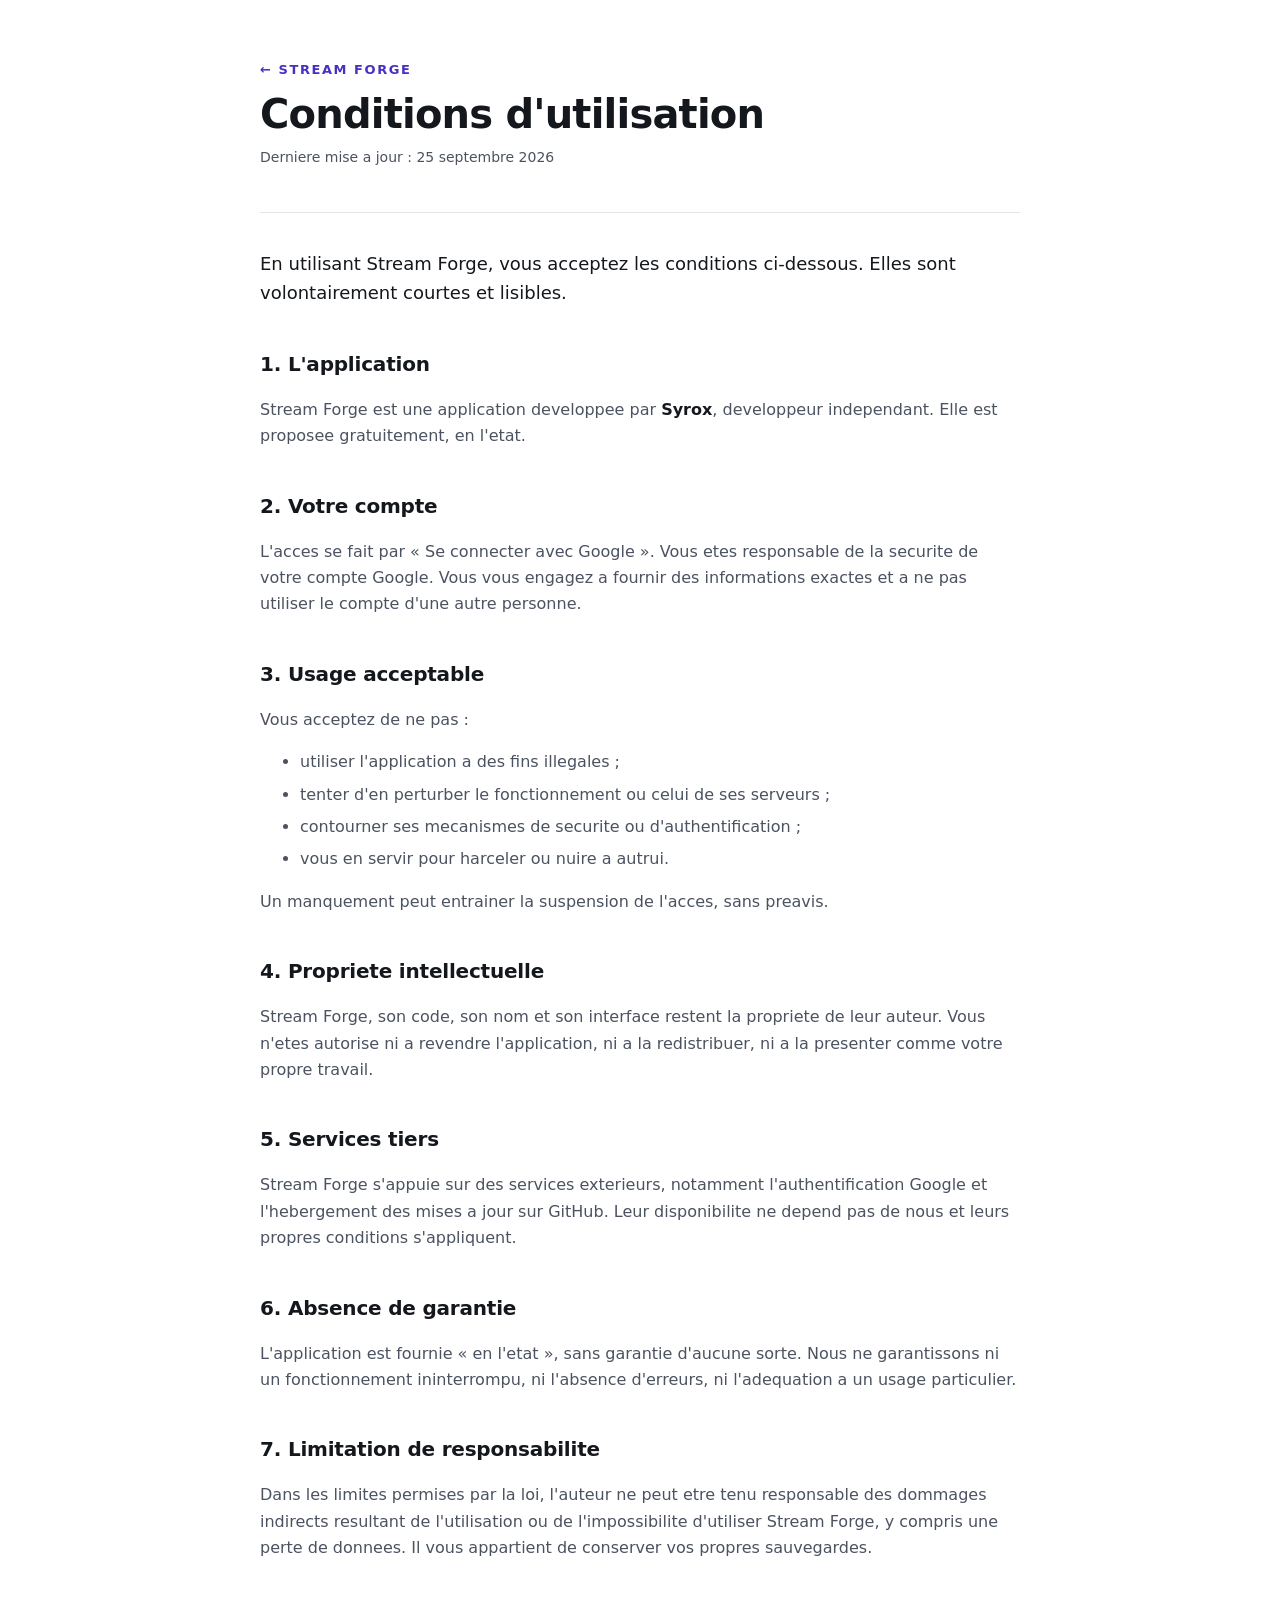
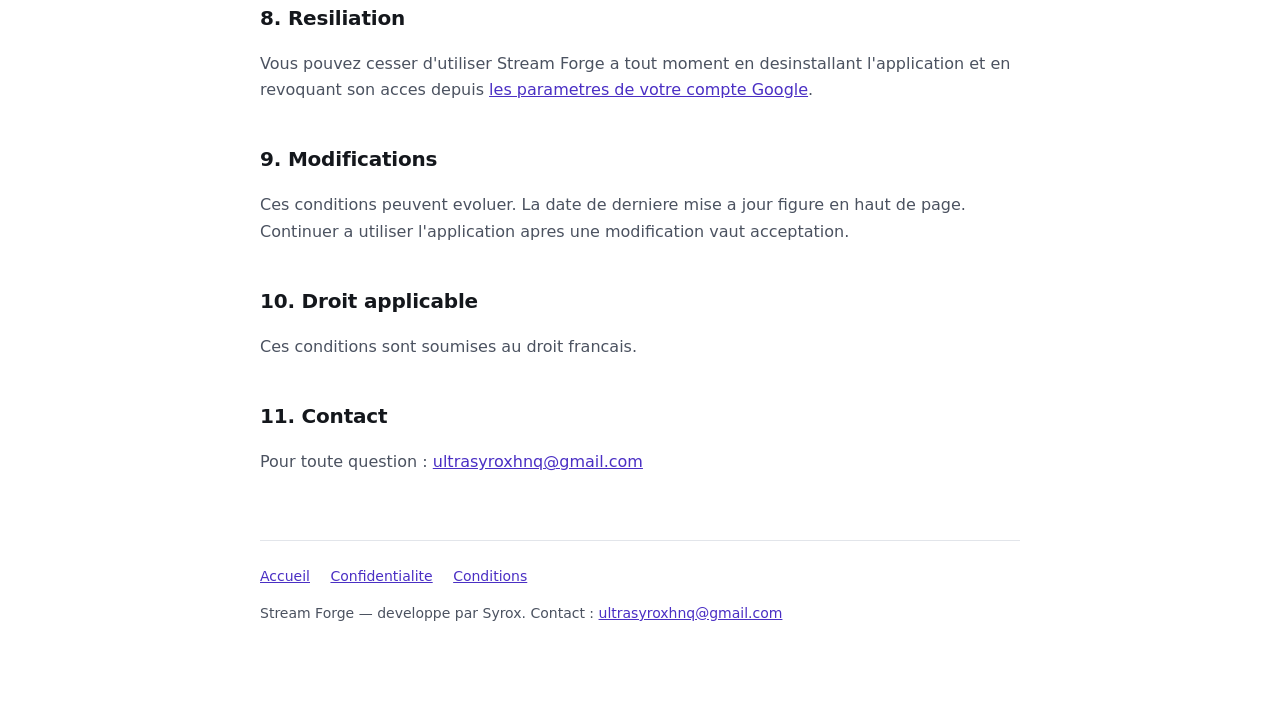
<file: docs/conditions.html>
<!DOCTYPE html>
<html lang="fr">
<head>
<meta charset="utf-8">
<meta name="viewport" content="width=device-width, initial-scale=1">
<title>Conditions d'utilisation — Stream Forge</title>
<meta name="description" content="Conditions d'utilisation de l'application Stream Forge.">
<link rel="stylesheet" href="style.css">
</head>
<body>
<div class="page">

  <header class="titre">
    <a class="marque" href="index.html">← Stream Forge</a>
    <h1>Conditions d'utilisation</h1>
    <p class="maj">Derniere mise a jour : 25 septembre 2026</p>
  </header>

  <p class="chapo">
    En utilisant Stream Forge, vous acceptez les conditions ci-dessous. Elles
    sont volontairement courtes et lisibles.
  </p>

  <h2>1. L'application</h2>
  <p>
    Stream Forge est une application developpee par <strong>Syrox</strong>,
    developpeur independant. Elle est proposee gratuitement, en l'etat.
  </p>

  <h2>2. Votre compte</h2>
  <p>
    L'acces se fait par « Se connecter avec Google ». Vous etes responsable de
    la securite de votre compte Google. Vous vous engagez a fournir des
    informations exactes et a ne pas utiliser le compte d'une autre personne.
  </p>

  <h2>3. Usage acceptable</h2>
  <p>Vous acceptez de ne pas :</p>
  <ul>
    <li>utiliser l'application a des fins illegales ;</li>
    <li>tenter d'en perturber le fonctionnement ou celui de ses serveurs ;</li>
    <li>contourner ses mecanismes de securite ou d'authentification ;</li>
    <li>vous en servir pour harceler ou nuire a autrui.</li>
  </ul>
  <p>
    Un manquement peut entrainer la suspension de l'acces, sans preavis.
  </p>

  <h2>4. Propriete intellectuelle</h2>
  <p>
    Stream Forge, son code, son nom et son interface restent la propriete de
    leur auteur. Vous n'etes autorise ni a revendre l'application, ni a la
    redistribuer, ni a la presenter comme votre propre travail.
  </p>

  <h2>5. Services tiers</h2>
  <p>
    Stream Forge s'appuie sur des services exterieurs, notamment l'authentification
    Google et l'hebergement des mises a jour sur GitHub. Leur disponibilite ne
    depend pas de nous et leurs propres conditions s'appliquent.
  </p>

  <h2>6. Absence de garantie</h2>
  <p>
    L'application est fournie « en l'etat », sans garantie d'aucune sorte. Nous
    ne garantissons ni un fonctionnement ininterrompu, ni l'absence d'erreurs,
    ni l'adequation a un usage particulier.
  </p>

  <h2>7. Limitation de responsabilite</h2>
  <p>
    Dans les limites permises par la loi, l'auteur ne peut etre tenu responsable
    des dommages indirects resultant de l'utilisation ou de l'impossibilite
    d'utiliser Stream Forge, y compris une perte de donnees. Il vous appartient
    de conserver vos propres sauvegardes.
  </p>

  <h2>8. Resiliation</h2>
  <p>
    Vous pouvez cesser d'utiliser Stream Forge a tout moment en desinstallant
    l'application et en revoquant son acces depuis
    <a href="https://myaccount.google.com/permissions" target="_blank" rel="noopener">
      les parametres de votre compte Google</a>.
  </p>

  <h2>9. Modifications</h2>
  <p>
    Ces conditions peuvent evoluer. La date de derniere mise a jour figure en
    haut de page. Continuer a utiliser l'application apres une modification vaut
    acceptation.
  </p>

  <h2>10. Droit applicable</h2>
  <p>
    Ces conditions sont soumises au droit francais.
  </p>

  <h2>11. Contact</h2>
  <p>
    Pour toute question :
    <a href="mailto:ultrasyroxhnq@gmail.com">ultrasyroxhnq@gmail.com</a>
  </p>

  <footer>
    <a href="index.html">Accueil</a>
    <a href="confidentialite.html">Confidentialite</a>
    <a href="conditions.html">Conditions</a>
    <p style="margin-top:14px">
      Stream Forge — developpe par Syrox. Contact :
      <a href="mailto:ultrasyroxhnq@gmail.com">ultrasyroxhnq@gmail.com</a>
    </p>
  </footer>

</div>
</body>
</html>
</file>
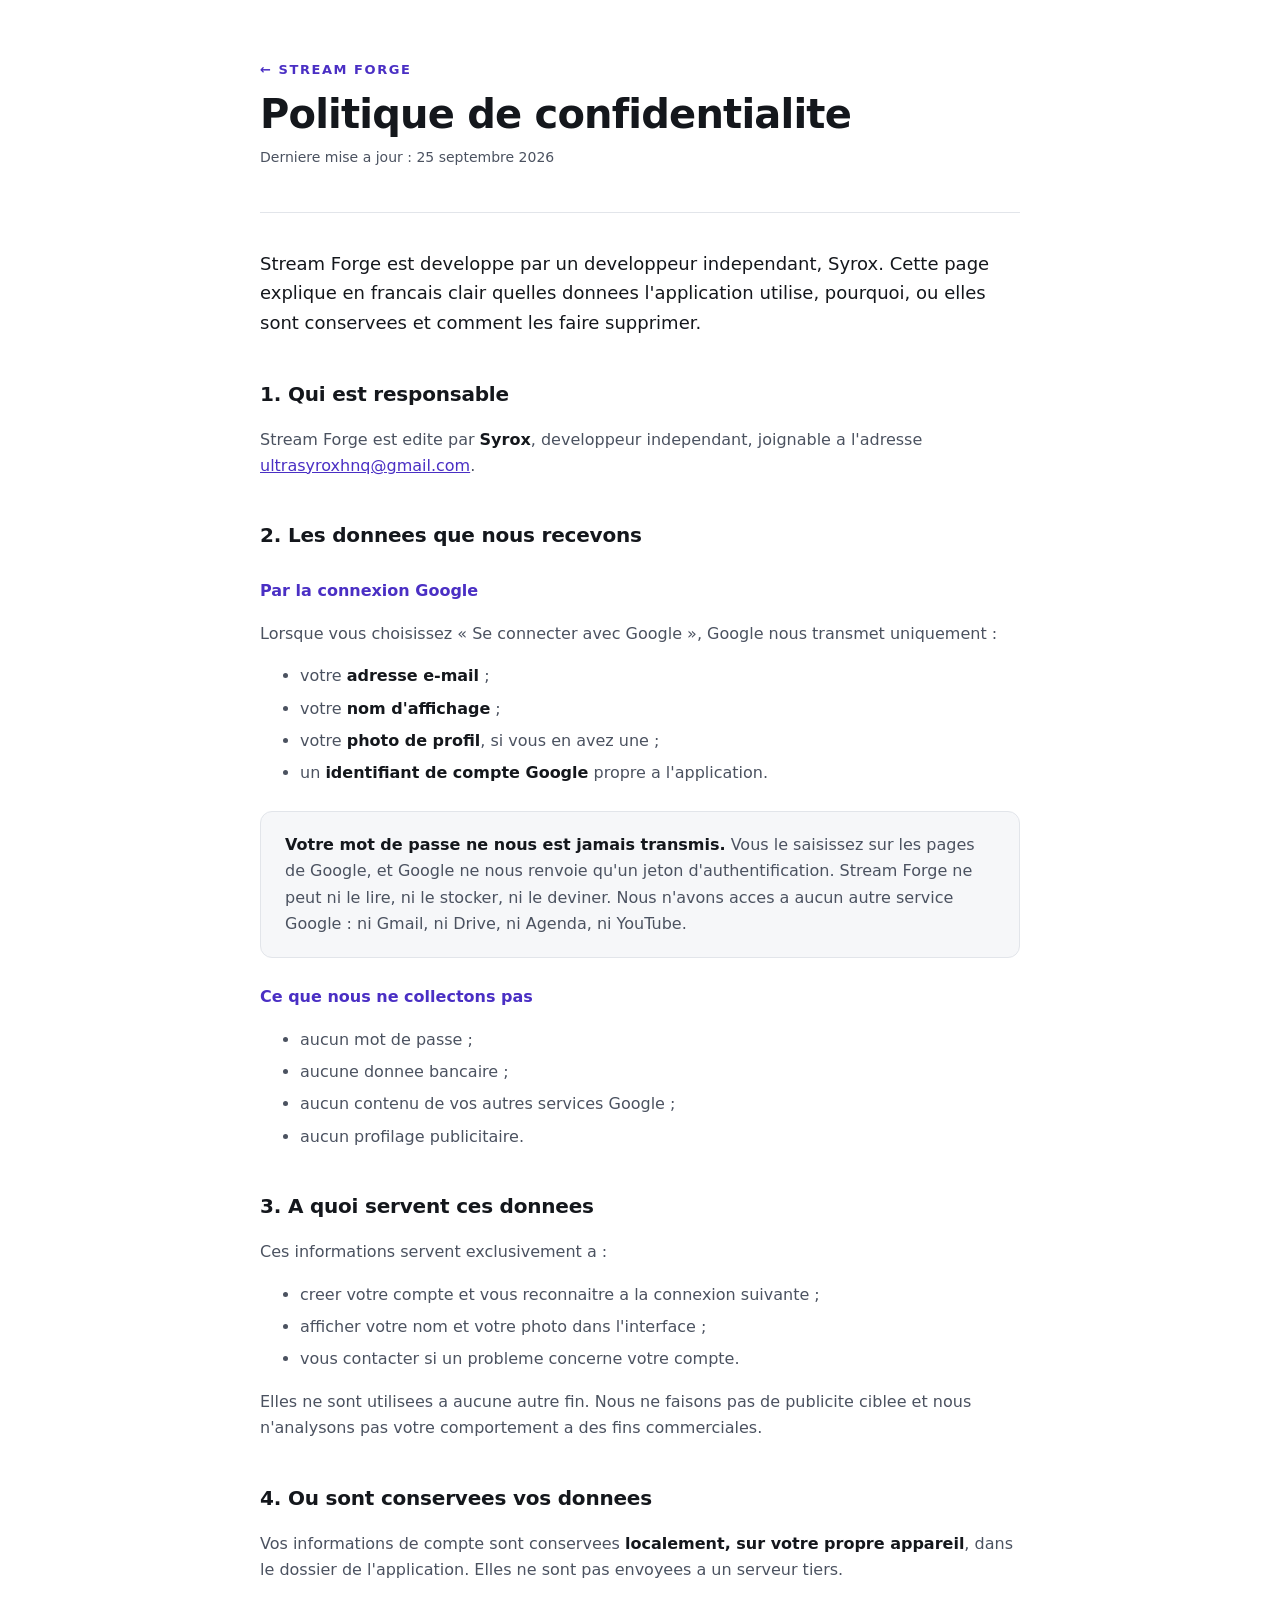
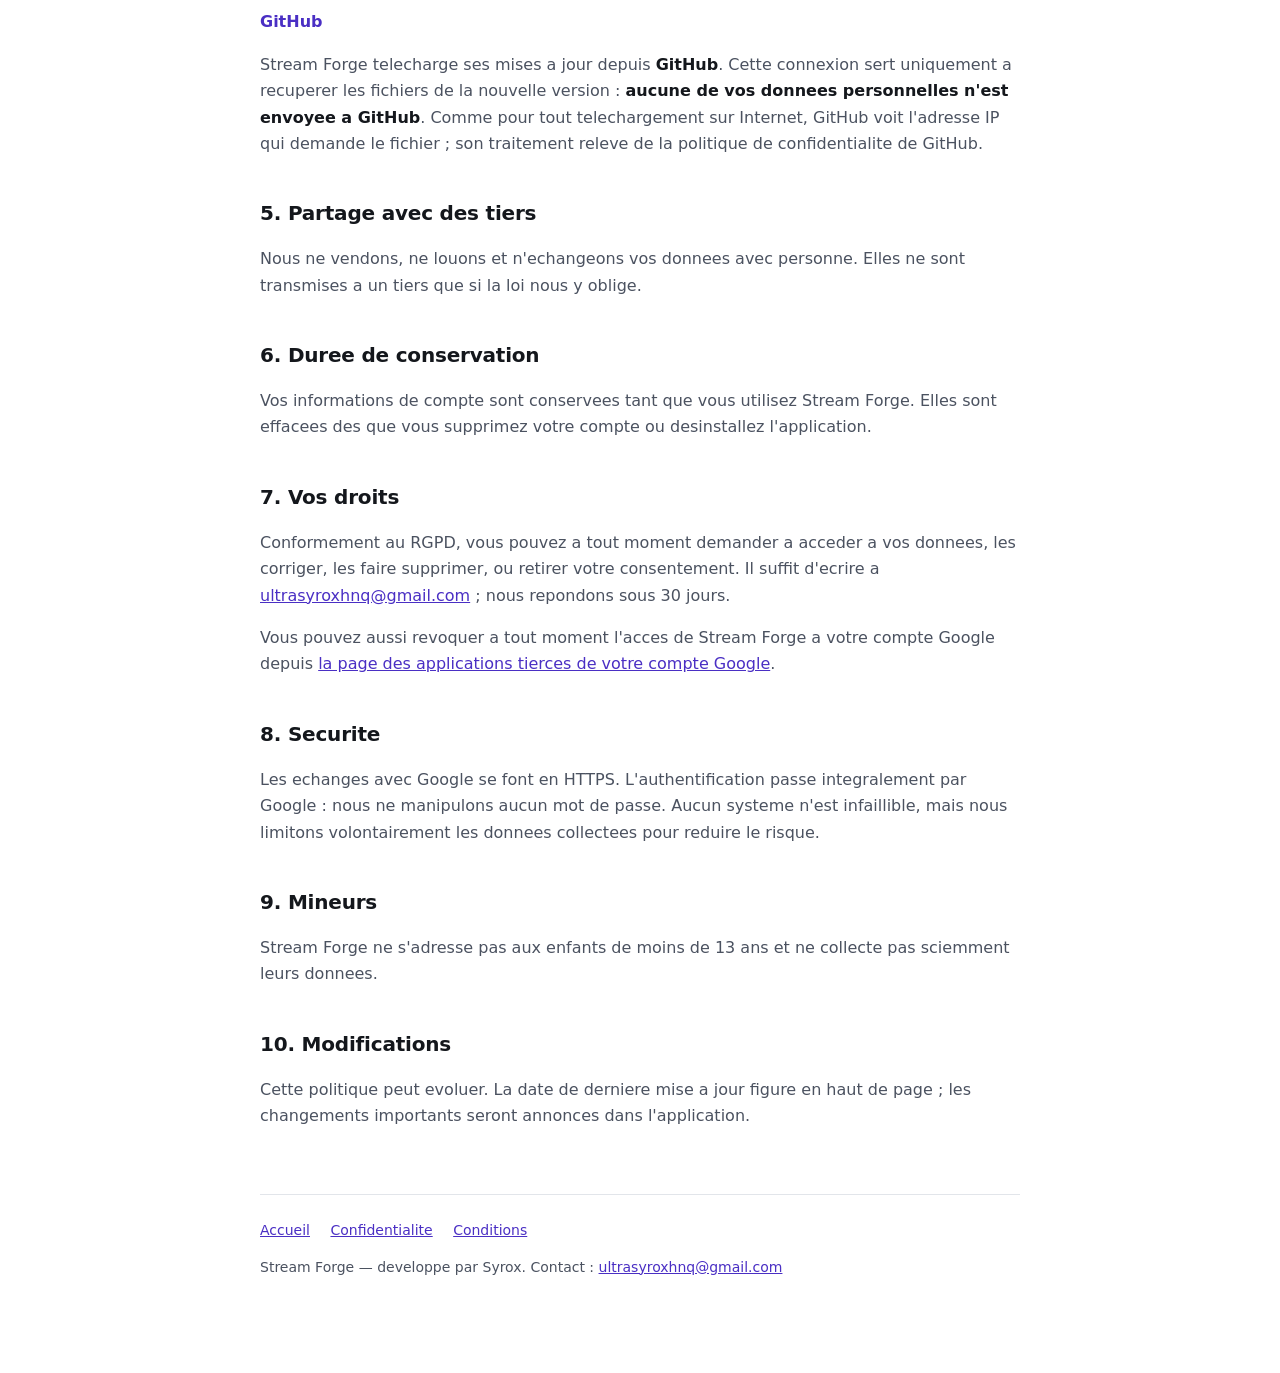
<file: docs/confidentialite.html>
<!DOCTYPE html>
<html lang="fr">
<head>
<meta charset="utf-8">
<meta name="viewport" content="width=device-width, initial-scale=1">
<title>Politique de confidentialite — Stream Forge</title>
<meta name="description" content="Comment Stream Forge traite vos donnees personnelles.">
<link rel="stylesheet" href="style.css">
</head>
<body>
<div class="page">

  <header class="titre">
    <a class="marque" href="index.html">← Stream Forge</a>
    <h1>Politique de confidentialite</h1>
    <p class="maj">Derniere mise a jour : 25 septembre 2026</p>
  </header>

  <p class="chapo">
    Stream Forge est developpe par un developpeur independant, Syrox. Cette page
    explique en francais clair quelles donnees l'application utilise, pourquoi,
    ou elles sont conservees et comment les faire supprimer.
  </p>

  <h2>1. Qui est responsable</h2>
  <p>
    Stream Forge est edite par <strong>Syrox</strong>, developpeur independant,
    joignable a l'adresse
    <a href="mailto:ultrasyroxhnq@gmail.com">ultrasyroxhnq@gmail.com</a>.
  </p>

  <h2>2. Les donnees que nous recevons</h2>

  <h3>Par la connexion Google</h3>
  <p>
    Lorsque vous choisissez « Se connecter avec Google », Google nous transmet
    uniquement :
  </p>
  <ul>
    <li>votre <strong>adresse e-mail</strong> ;</li>
    <li>votre <strong>nom d'affichage</strong> ;</li>
    <li>votre <strong>photo de profil</strong>, si vous en avez une ;</li>
    <li>un <strong>identifiant de compte Google</strong> propre a l'application.</li>
  </ul>

  <div class="carte">
    <p style="margin:0">
      <strong>Votre mot de passe ne nous est jamais transmis.</strong> Vous le
      saisissez sur les pages de Google, et Google ne nous renvoie qu'un jeton
      d'authentification. Stream Forge ne peut ni le lire, ni le stocker, ni le
      deviner. Nous n'avons acces a aucun autre service Google : ni Gmail, ni
      Drive, ni Agenda, ni YouTube.
    </p>
  </div>

  <h3>Ce que nous ne collectons pas</h3>
  <ul>
    <li>aucun mot de passe ;</li>
    <li>aucune donnee bancaire ;</li>
    <li>aucun contenu de vos autres services Google ;</li>
    <li>aucun profilage publicitaire.</li>
  </ul>

  <h2>3. A quoi servent ces donnees</h2>
  <p>Ces informations servent exclusivement a :</p>
  <ul>
    <li>creer votre compte et vous reconnaitre a la connexion suivante ;</li>
    <li>afficher votre nom et votre photo dans l'interface ;</li>
    <li>vous contacter si un probleme concerne votre compte.</li>
  </ul>
  <p>
    Elles ne sont utilisees a aucune autre fin. Nous ne faisons pas de publicite
    ciblee et nous n'analysons pas votre comportement a des fins commerciales.
  </p>

  <h2>4. Ou sont conservees vos donnees</h2>
  <p>
    <!-- A VERIFIER : adapte ce paragraphe si l'application stocke les comptes sur un serveur. -->
    Vos informations de compte sont conservees <strong>localement, sur votre
    propre appareil</strong>, dans le dossier de l'application. Elles ne sont pas
    envoyees a un serveur tiers.
  </p>

  <h3>GitHub</h3>
  <p>
    Stream Forge telecharge ses mises a jour depuis <strong>GitHub</strong>.
    Cette connexion sert uniquement a recuperer les fichiers de la nouvelle
    version : <strong>aucune de vos donnees personnelles n'est envoyee a
    GitHub</strong>. Comme pour tout telechargement sur Internet, GitHub voit
    l'adresse IP qui demande le fichier ; son traitement releve de la politique
    de confidentialite de GitHub.
  </p>

  <h2>5. Partage avec des tiers</h2>
  <p>
    Nous ne vendons, ne louons et n'echangeons vos donnees avec personne. Elles
    ne sont transmises a un tiers que si la loi nous y oblige.
  </p>

  <h2>6. Duree de conservation</h2>
  <p>
    Vos informations de compte sont conservees tant que vous utilisez Stream
    Forge. Elles sont effacees des que vous supprimez votre compte ou
    desinstallez l'application.
  </p>

  <h2>7. Vos droits</h2>
  <p>
    Conformement au RGPD, vous pouvez a tout moment demander a acceder a vos
    donnees, les corriger, les faire supprimer, ou retirer votre consentement.
    Il suffit d'ecrire a
    <a href="mailto:ultrasyroxhnq@gmail.com">ultrasyroxhnq@gmail.com</a> ;
    nous repondons sous 30 jours.
  </p>
  <p>
    Vous pouvez aussi revoquer a tout moment l'acces de Stream Forge a votre
    compte Google depuis
    <a href="https://myaccount.google.com/permissions" target="_blank" rel="noopener">
      la page des applications tierces de votre compte Google</a>.
  </p>

  <h2>8. Securite</h2>
  <p>
    Les echanges avec Google se font en HTTPS. L'authentification passe
    integralement par Google : nous ne manipulons aucun mot de passe. Aucun
    systeme n'est infaillible, mais nous limitons volontairement les donnees
    collectees pour reduire le risque.
  </p>

  <h2>9. Mineurs</h2>
  <p>
    Stream Forge ne s'adresse pas aux enfants de moins de 13 ans et ne collecte
    pas sciemment leurs donnees.
  </p>

  <h2>10. Modifications</h2>
  <p>
    Cette politique peut evoluer. La date de derniere mise a jour figure en haut
    de page ; les changements importants seront annonces dans l'application.
  </p>

  <footer>
    <a href="index.html">Accueil</a>
    <a href="confidentialite.html">Confidentialite</a>
    <a href="conditions.html">Conditions</a>
    <p style="margin-top:14px">
      Stream Forge — developpe par Syrox. Contact :
      <a href="mailto:ultrasyroxhnq@gmail.com">ultrasyroxhnq@gmail.com</a>
    </p>
  </footer>

</div>
</body>
</html>
</file>
<file: docs/style.css>
/* Stream Forge — feuille de style commune aux trois pages. */

:root {
  --fond: #0e1014;
  --carte: #161a21;
  --bordure: #262c36;
  --texte: #e6e9ef;
  --texte-doux: #a0a8b8;
  --accent: #7c5cff;
  --accent-clair: #9d86ff;
}

* { box-sizing: border-box; }

body {
  margin: 0;
  padding: 0 16px;
  background: var(--fond);
  color: var(--texte);
  font-family: system-ui, -apple-system, "Segoe UI", Roboto, sans-serif;
  line-height: 1.65;
}

.page {
  max-width: 760px;
  margin: 0 auto;
  padding: 56px 0 80px;
}

header.titre {
  border-bottom: 1px solid var(--bordure);
  padding-bottom: 28px;
  margin-bottom: 36px;
}

.marque {
  display: inline-block;
  font-size: 13px;
  letter-spacing: .12em;
  text-transform: uppercase;
  color: var(--accent-clair);
  text-decoration: none;
  font-weight: 600;
  margin-bottom: 10px;
}

h1 {
  font-size: clamp(28px, 5vw, 40px);
  line-height: 1.2;
  margin: 0 0 12px;
  letter-spacing: -0.02em;
}

h2 {
  font-size: 20px;
  margin: 40px 0 12px;
  letter-spacing: -0.01em;
}

h3 {
  font-size: 16px;
  margin: 26px 0 8px;
  color: var(--accent-clair);
}

p, li { color: var(--texte-doux); }
li { margin-bottom: 6px; }

strong { color: var(--texte); font-weight: 600; }

a { color: var(--accent-clair); }

.chapo {
  font-size: 18px;
  color: var(--texte);
}

.carte {
  background: var(--carte);
  border: 1px solid var(--bordure);
  border-radius: 12px;
  padding: 20px 24px;
  margin: 24px 0;
}

.liens {
  display: flex;
  flex-wrap: wrap;
  gap: 12px;
  margin-top: 32px;
}

.liens a {
  display: inline-block;
  padding: 11px 18px;
  border: 1px solid var(--bordure);
  border-radius: 9px;
  text-decoration: none;
  color: var(--texte);
  font-size: 15px;
  background: var(--carte);
}

.liens a.primaire {
  background: var(--accent);
  border-color: var(--accent);
  color: #fff;
  font-weight: 600;
}

footer {
  margin-top: 64px;
  padding-top: 24px;
  border-top: 1px solid var(--bordure);
  font-size: 14px;
  color: var(--texte-doux);
}

footer a { margin-right: 16px; }

.maj {
  font-size: 14px;
  color: var(--texte-doux);
  margin-top: -4px;
}

@media (prefers-color-scheme: light) {
  :root {
    --fond: #ffffff;
    --carte: #f6f7f9;
    --bordure: #e2e5ea;
    --texte: #14171c;
    --texte-doux: #4b5260;
    --accent: #5b3ce0;
    --accent-clair: #4a2fc4;
  }
}
</file>
